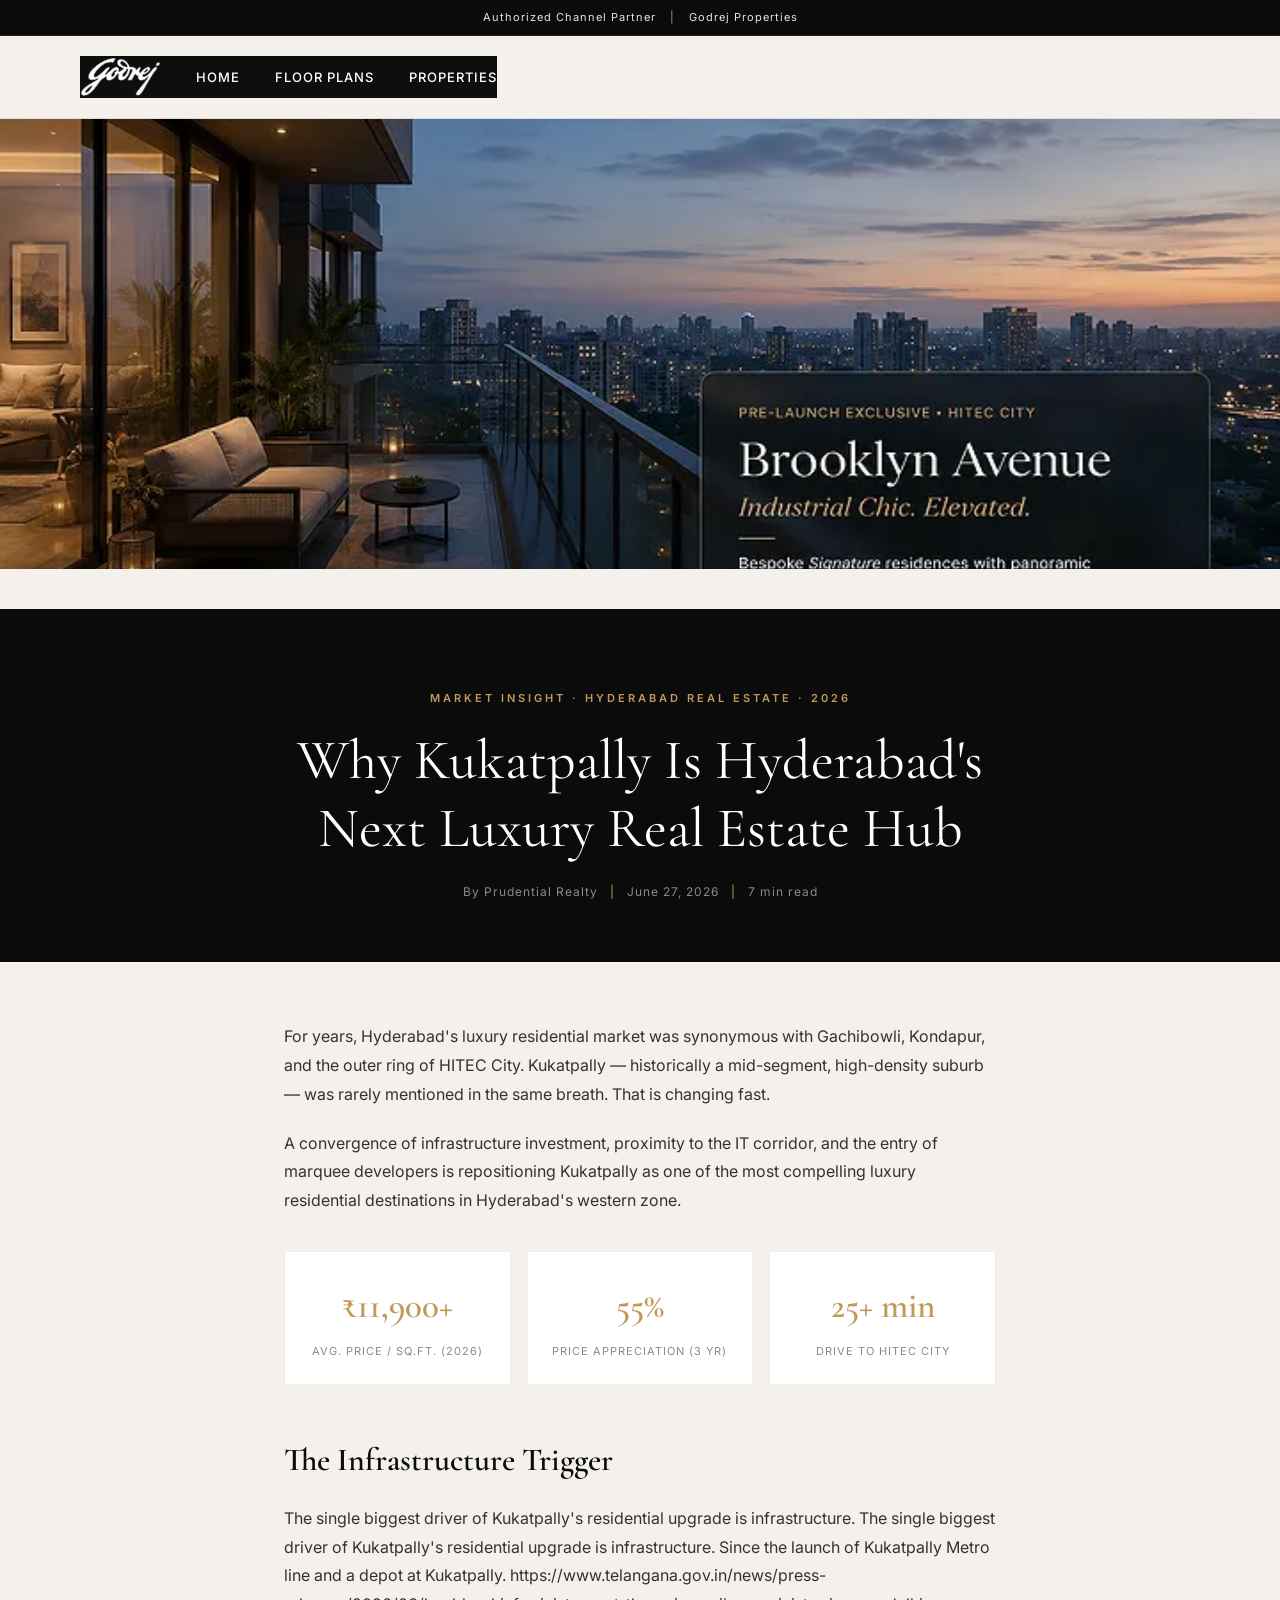
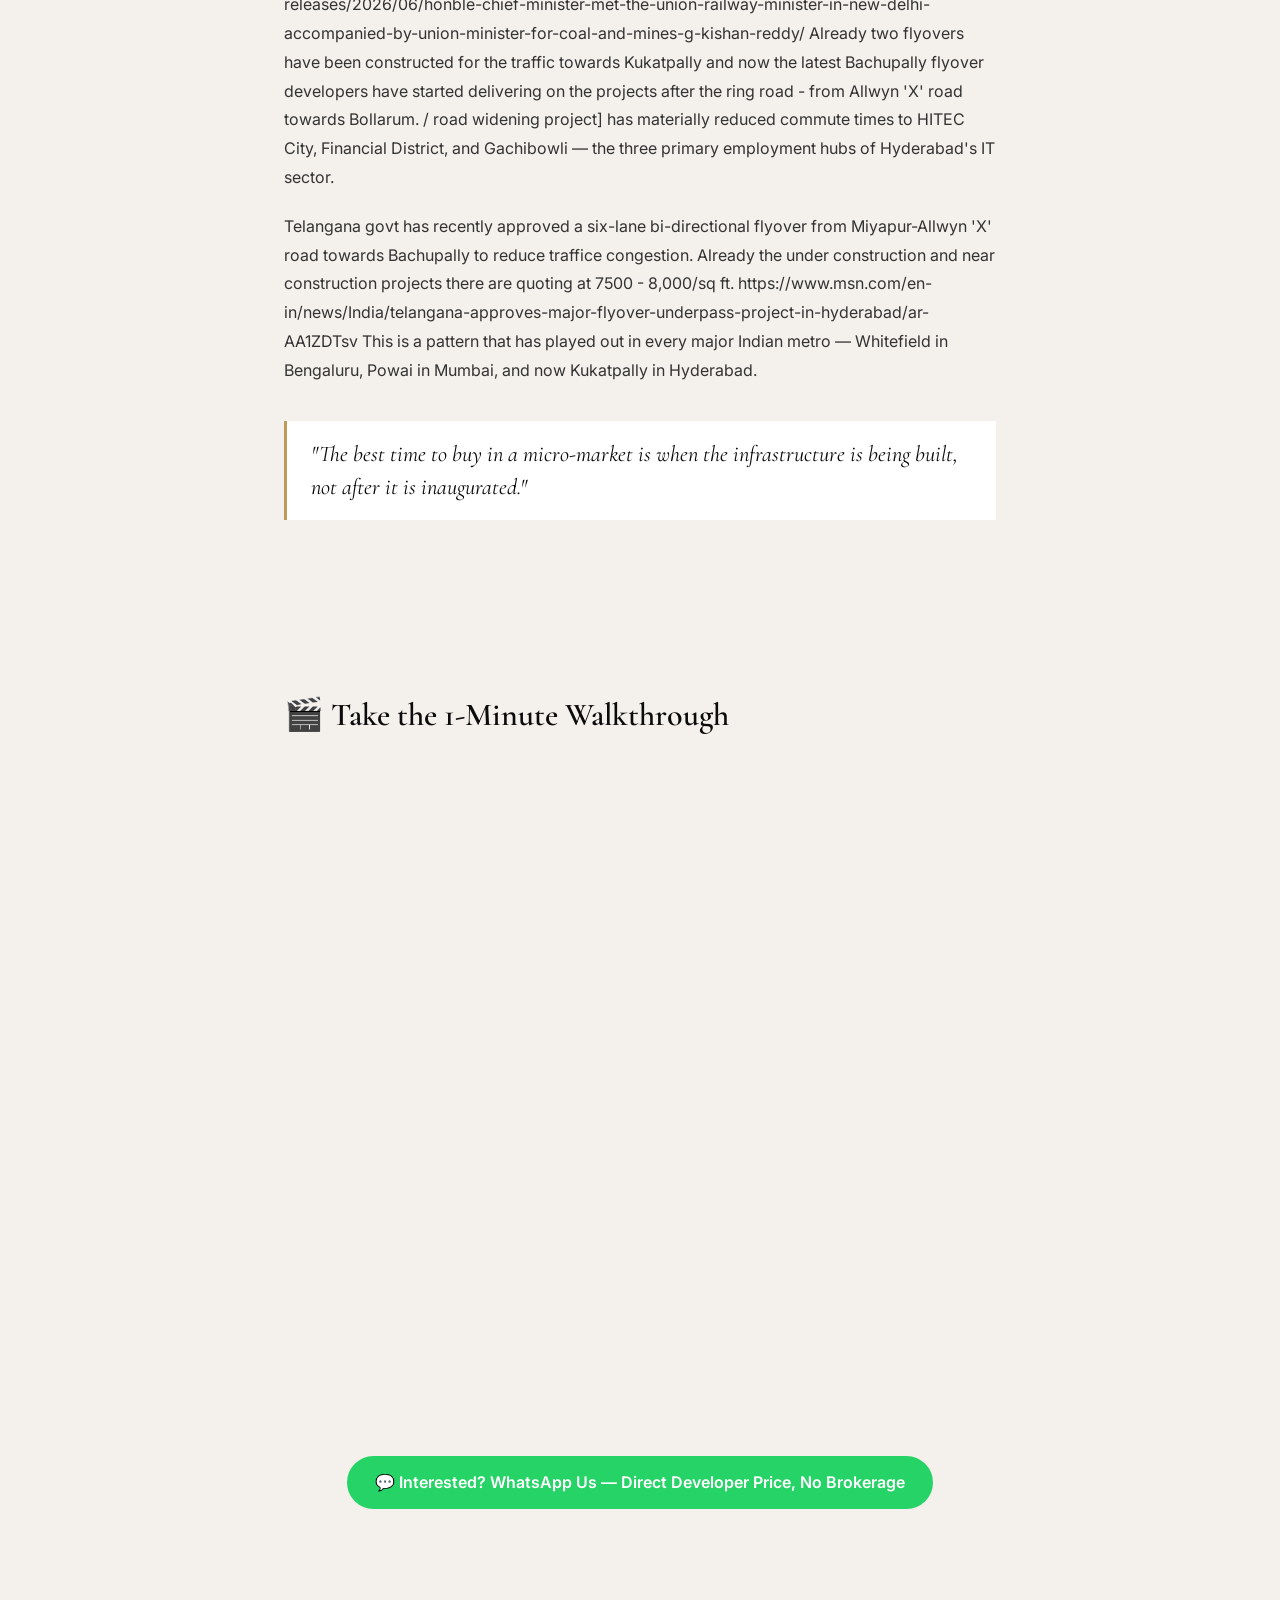
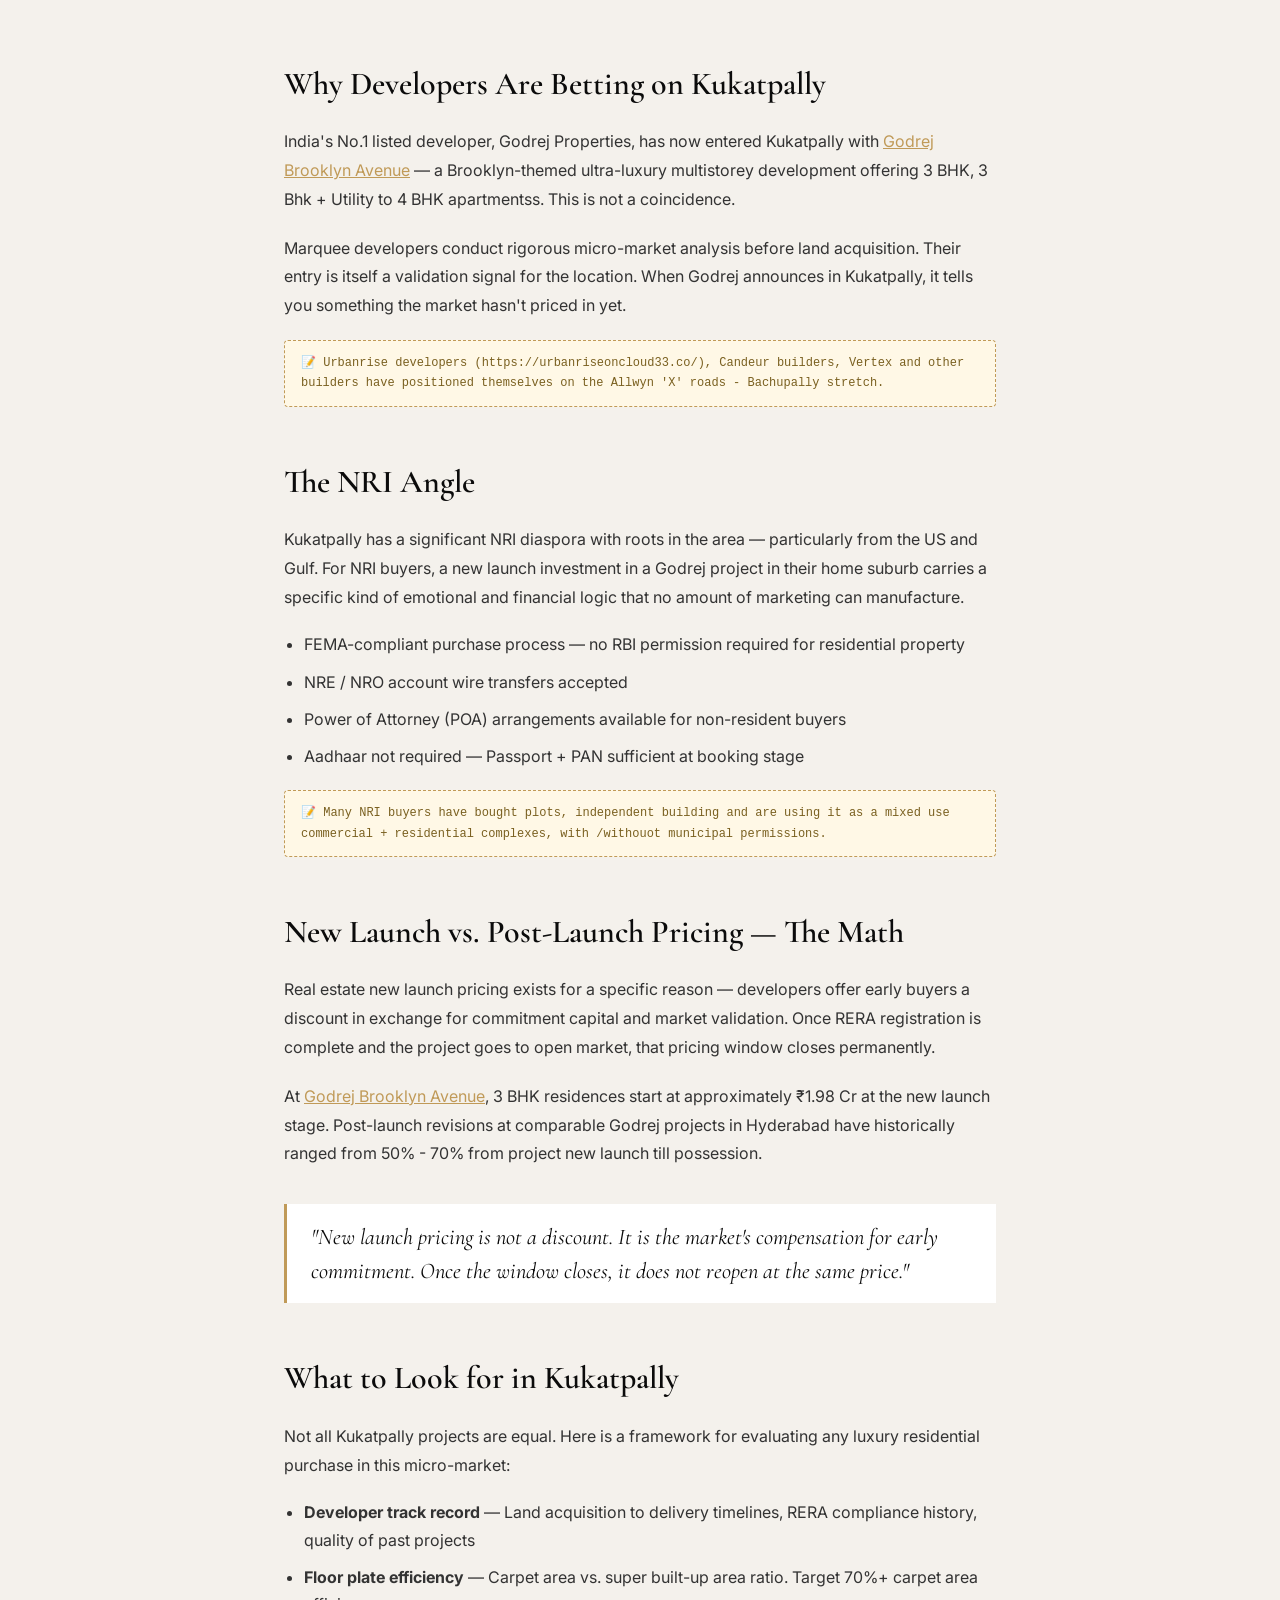
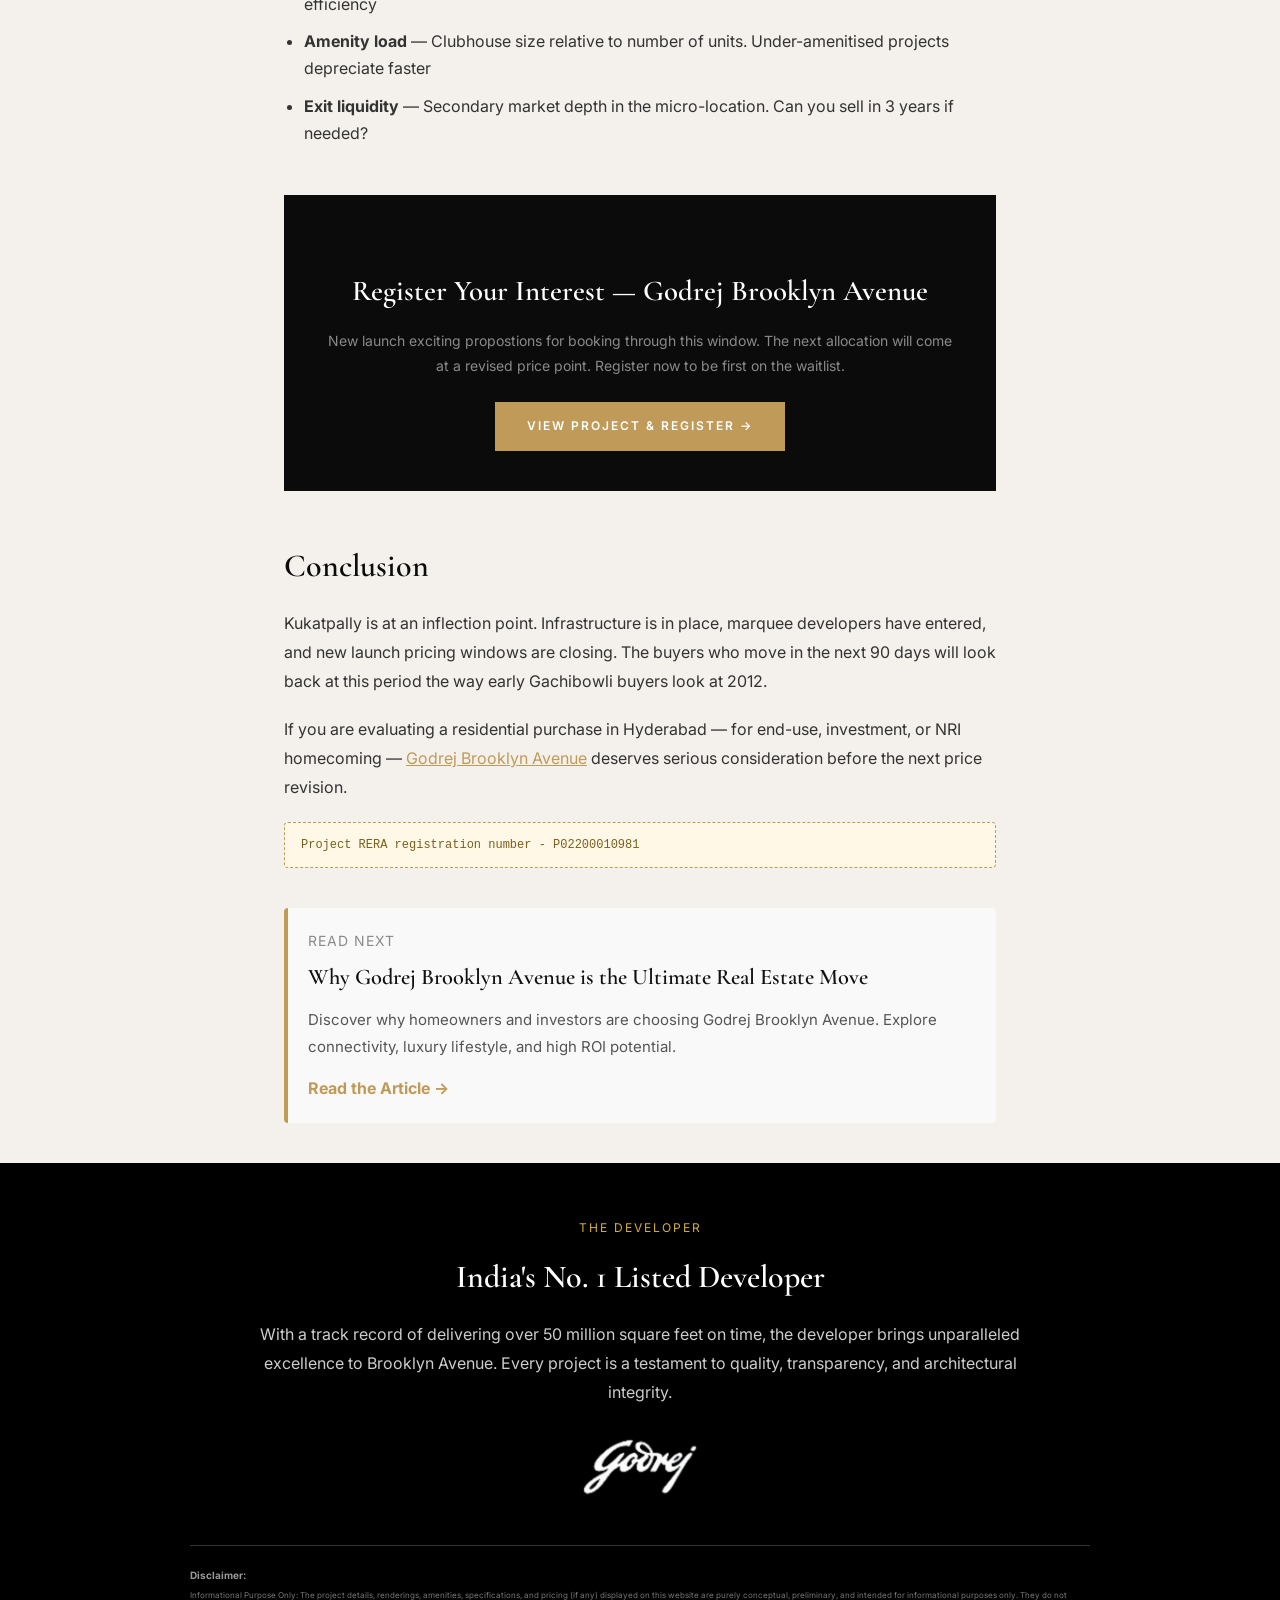
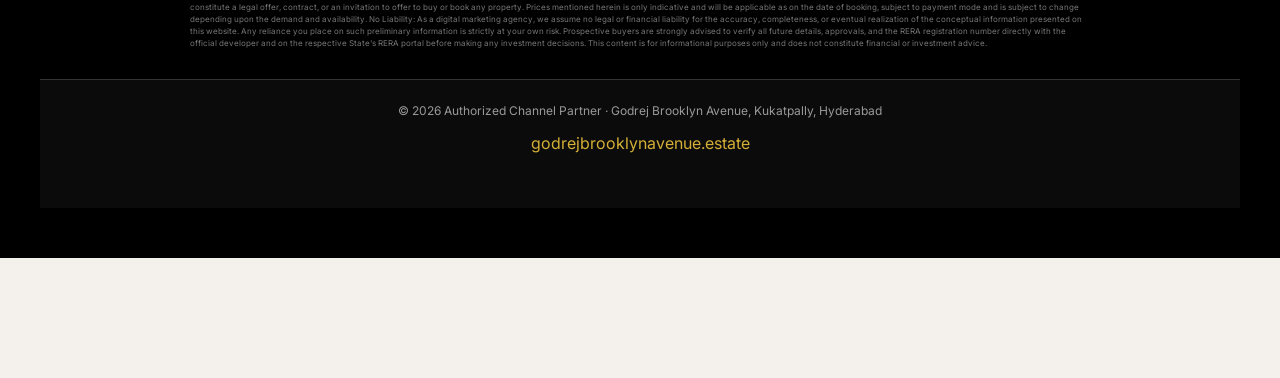
<file: blog-kukatpally-luxury-real-estate.html>
<!DOCTYPE html>
<html lang="en">
<head>
  <meta charset="UTF-8">
  <meta name="viewport" content="width=device-width, initial-scale=1.0">
  <title>Why Kukatpally is Hyderabad's Next Luxury Real Estate Hub | Godrej Brooklyn Avenue</title>
  <meta name="description" content="Kukatpally is emerging as Hyderabad's premium residential corridor. Infrastructure upgrades, HITEC City proximity, and new launch projects like Godrej Brooklyn Avenue are driving demand.">
  <meta property="og:title" content="Why Kukatpally is Hyderabad's Next Luxury Real Estate Hub">
  <meta property="og:description" content="Infrastructure, connectivity, and new launch pricing — why serious buyers are looking at Kukatpally in 2026.">
  <meta property="og:url" content="https://godrejbrooklynavenue.estate/blog-kukatpally-luxury-real-estate.html">
  <meta property="og:type" content="article">
  <link rel="canonical" href="https://godrejbrooklynavenue.estate/blog-kukatpally-luxury-real-estate.html">

  <script type="application/ld+json">
  {
    "@context": "https://schema.org",
    "@type": "BlogPosting",
    "headline": "Why Kukatpally is Hyderabad's Next Luxury Real Estate Hub",
    "description": "Kukatpally is emerging as Hyderabad's premium residential corridor. Infrastructure upgrades, HITEC City proximity, and new launch projects like Godrej Brooklyn Avenue are driving demand.",
    "url": "https://godrejbrooklynavenue.estate/blog-kukatpally-luxury-real-estate.html",
    "datePublished": "2026-06-27",
    "dateModified": "2026-06-27",
    "author": {
      "@type": "Organization",
      "name": "Prudential Realty",
      "url": "https://godrejbrooklynavenue.estate"
    },
    "publisher": {
      "@type": "Organization",
      "name": "Prudential Realty",
      "url": "https://godrejbrooklynavenue.estate"
    },
    "mainEntityOfPage": {
      "@type": "WebPage",
      "@id": "https://godrejbrooklynavenue.estate/blog-kukatpally-luxury-real-estate.html"
    },
    "keywords": ["Kukatpally real estate", "Godrej Brooklyn Avenue", "luxury apartments Hyderabad", "NRI investment Hyderabad", "new-launch apartments Kukatpally"]
  }
  </script>

  <link rel="preconnect" href="https://fonts.googleapis.com">
  <link rel="preconnect" href="https://fonts.gstatic.com" crossorigin>
  <link href="https://fonts.googleapis.com/css2?family=Cormorant+Garamond:ital,wght@0,400;0,600;1,400&family=Inter:wght@400;500;600&display=swap" rel="stylesheet">
  <link rel="stylesheet" href="public/css/styles.css">
  <style>
    :root {
      --onyx: #0B0B0B;
      --cashmere: #F4F1EC;
      --brass: #C09A58;
      --brass-light: #D4B483;
      --platinum: #E5E4E2;
      --muted: #8A8A8A;
    }

    *, *::before, *::after { box-sizing: border-box; margin: 0; padding: 0; }
    html { scroll-behavior: smooth; }

    body {
      font-family: 'Inter', sans-serif;
      background: var(--cashmere);
      color: var(--onyx);
      line-height: 1.7;
    }

    /* HEADER */
    header {
      position: sticky; top: 0;
      background: rgba(244,241,236,0.95);
      backdrop-filter: blur(10px);
      border-bottom: 1px solid #dcdcdc;
      z-index: 1000;
      padding: 20px 40px;
    }
    
    .back-link {
      font-size: 12px; font-weight: 500;
      letter-spacing: 1px; text-transform: uppercase;
      text-decoration: none; color: var(--muted);
      border-bottom: 1px solid var(--muted);
      padding-bottom: 2px;
      transition: color 0.3s;
    }
    .back-link:hover { color: var(--brass); border-color: var(--brass); }

    /* HERO */
    .blog-hero {
      background: var(--onyx);
      padding: 80px 40px 60px;
      text-align: center;
    }
    .blog-hero .eyebrow {
      font-size: 11px; letter-spacing: 3px;
      text-transform: uppercase; color: var(--brass);
      font-weight: 600; display: block; margin-bottom: 20px;
    }
    .blog-hero h1 {
      font-family: 'Cormorant Garamond', serif;
      font-size: clamp(2rem, 5vw, 3.5rem);
      color: #fff; font-weight: 400;
      max-width: 800px; margin: 0 auto 20px;
      line-height: 1.2;
    }
    .blog-hero .meta {
      font-size: 12px; color: var(--muted);
      letter-spacing: 1px;
    }
    .blog-hero .meta span { color: var(--brass); margin: 0 8px; }

    /* ARTICLE */
    .article-wrap {
      max-width: 760px;
      margin: 60px auto;
      padding: 0 24px;
    }

    .article-wrap h2 {
      font-family: 'Cormorant Garamond', serif;
      font-size: 2rem; font-weight: 600;
      margin: 48px 0 16px;
      color: var(--onyx);
    }

    .article-wrap h3 {
      font-family: 'Cormorant Garamond', serif;
      font-size: 1.4rem; font-weight: 600;
      margin: 32px 0 12px;
      color: var(--onyx);
    }

    .article-wrap p {
      font-size: 1rem; color: #333;
      margin-bottom: 20px; line-height: 1.8;
    }

    .article-wrap ul {
      margin: 0 0 20px 20px;
    }
    .article-wrap ul li {
      font-size: 1rem; color: #333;
      margin-bottom: 10px; line-height: 1.7;
    }

    /* PULL QUOTE */
    .pull-quote {
      border-left: 3px solid var(--brass);
      padding: 16px 24px;
      margin: 36px 0;
      background: #fff;
    }
    .pull-quote p {
      font-family: 'Cormorant Garamond', serif;
      font-size: 1.4rem; font-style: italic;
      color: var(--onyx); margin: 0;
      line-height: 1.5;
    }

    /* STAT BOX */
    .stat-grid {
      display: grid;
      grid-template-columns: repeat(3, 1fr);
      gap: 16px;
      margin: 36px 0;
    }
    .stat-box {
      background: #fff;
      border: 1px solid #eee;
      padding: 24px 16px;
      text-align: center;
    }
    .stat-box .num {
      font-family: 'Cormorant Garamond', serif;
      font-size: 2.2rem; color: var(--brass);
      display: block; font-weight: 600;
    }
    .stat-box .label {
      font-size: 11px; color: var(--muted);
      text-transform: uppercase; letter-spacing: 1px;
      display: block; margin-top: 6px;
    }

    /* PLACEHOLDER NOTE */
    .placeholder {
      background: #fff8e6;
      border: 1px dashed var(--brass);
      border-radius: 4px;
      padding: 12px 16px;
      font-size: 12px;
      color: #7a6020;
      margin: 16px 0;
      font-family: monospace;
    }

    /* CTA BOX */
    .cta-box {
      background: var(--onyx);
      padding: 40px;
      text-align: center;
      margin: 48px 0;
    }
    .cta-box h3 {
      font-family: 'Cormorant Garamond', serif;
      font-size: 1.8rem; color: #fff;
      margin-bottom: 12px;
    }
    .cta-box p {
      color: var(--muted); font-size: 14px;
      margin-bottom: 24px;
    }
    .btn-brass {
      display: inline-block;
      background: var(--brass);
      color: #fff;
      text-decoration: none;
      padding: 14px 32px;
      font-size: 12px;
      font-weight: 600;
      letter-spacing: 2px;
      text-transform: uppercase;
      transition: background 0.3s;
    }
    .btn-brass:hover { background: var(--brass-light); }

    /* FOOTER */
    footer {
      background: var(--onyx);
      color: var(--muted);
      text-align: center;
      padding: 30px 20px;
      font-size: 12px;
    }
    footer a { color: var(--brass); text-decoration: none; }

    @media (max-width: 600px) {
      .stat-grid { grid-template-columns: 1fr; }
      .blog-hero { padding: 50px 20px 40px; }
      header { padding: 16px 20px; }
    }
  </style>
</head>
<body>

    <div class="top-bar">
        Authorized Channel Partner <span>|</span> Godrej Properties
    </div>

    <header class="dark-header">
        <div class="container header-content">

            <button class="hamburger" id="hamburger">
                ☰
            </button>

           <!-- Logo / Home -->
            <nav>
            <a href="./index.html">
                <img src="public/icons/logo.png" alt="Home" />
            </a>
                   <ul>
                    <li><a href="index.html">Home</a></li>
                    <li><a href="floor-plans.html">Floor Plans</a></li>
                    <li><a href="property-detail.html">Properties</a></li>
                </ul>
            </nav>
        </div>
    </header>

    <!-- BLOG HERO -->
    <!-- 1. HERO IMAGE SECTION (Place this at the very top of your blog post) -->
    <div style="width: 100vw; position: relative; left: 50%; right: 50%; margin-left: -50vw; margin-right: -50vw; height: 450px; overflow: hidden; margin-bottom: 40px;">
        <!-- Replace the src URL below with your actual hero image URL -->
        <img src="public/images/GodrejBrooklynAvenue_3BhkGrand.webp" alt="Godrej Brooklyn Avenue Hero Image" style="width: 100%; height: 100%; object-fit: cover; display: block;">
    </div>
    <div class="blog-hero">
        <span class="eyebrow">Market Insight · Hyderabad Real Estate · 2026</span>
        <h1>Why Kukatpally Is Hyderabad's Next Luxury Real Estate Hub</h1>
        <p class="meta">
            By Prudential Realty
            <span>|</span>
            June 27, 2026
            <span>|</span>
            7 min read
        </p>
    </div>

    <!-- ARTICLE BODY -->
    <div class="article-wrap">

        <p>For years, Hyderabad's luxury residential market was synonymous with Gachibowli, Kondapur, and the outer ring of HITEC City. Kukatpally — historically a mid-segment, high-density suburb — was rarely mentioned in the same breath. That is changing fast.</p>

        <p>A convergence of infrastructure investment, proximity to the IT corridor, and the entry of marquee developers is repositioning Kukatpally as one of the most compelling luxury residential destinations in Hyderabad's western zone.</p>

        <!-- Placeholder <div class="placeholder">📝 Add your own market data here: recent registration stats, price per sq.ft. trends, or HMDA approval numbers for Kukatpally</div> -->
        <!-- STAT GRID -->
        <div class="stat-grid">
            <div class="stat-box">
                <span class="num">₹11,900+</span>
                <span class="label">Avg. Price / Sq.Ft. (2026)</span>
            </div>
            <div class="stat-box">
                <span class="num">55%</span>
                <span class="label">Price Appreciation (3 Yr)</span>
            </div>
            <div class="stat-box">
                <span class="num">25+ min </span>
                <span class="label">Drive to HITEC City</span>
            </div>
        </div>

        <!-- Placeholder <div class="placeholder">📝 PLACEHOLDER — Replace stats above with verified IGRS / PropEquity / NoBroker data before publishing</div> -->

        <h2>The Infrastructure Trigger</h2>

        <p>
            The single biggest driver of Kukatpally's residential upgrade is infrastructure. The single biggest driver of Kukatpally's residential upgrade is infrastructure. Since the launch of Kukatpally Metro line and a depot at Kukatpally. https://www.telangana.gov.in/news/press-releases/2026/06/honble-chief-minister-met-the-union-railway-minister-in-new-delhi-accompanied-by-union-minister-for-coal-and-mines-g-kishan-reddy/
            Already two flyovers have been constructed for the traffic towards Kukatpally and now the latest Bachupally flyover developers have started delivering on the projects after the ring road - from Allwyn 'X' road towards Bollarum. / road widening project] has materially reduced commute times to HITEC City, Financial District, and Gachibowli — the three primary employment hubs of Hyderabad's IT sector.
        </p>

        <p>Telangana govt has recently approved a six-lane bi-directional flyover from Miyapur-Allwyn 'X' road towards Bachupally to reduce traffice congestion. Already the under construction and near construction projects there are quoting at 7500 - 8,000/sq ft. https://www.msn.com/en-in/news/India/telangana-approves-major-flyover-underpass-project-in-hyderabad/ar-AA1ZDTsv This is a pattern that has played out in every major Indian metro — Whitefield in Bengaluru, Powai in Mumbai, and now Kukatpally in Hyderabad.</p>


        <div class="pull-quote">
            <p>"The best time to buy in a micro-market is when the infrastructure is being built, not after it is inaugurated."</p>
        </div>
        <!-- Video Walkthrough Embed -->
<section class="blog-video" style="margin: 40px 0;">
  <h2 style="font-family: 'Cormorant Garamond', serif; font-size: 2rem; margin-bottom: 15px;">🎬 Take the 1-Minute Walkthrough</h2>
  <div style="max-width: 380px; margin: 0 auto;">
    <iframe src="https://www.youtube.com/embed/p7n9QqaO3h4"
            title="Godrej Brooklyn Avenue Walkthrough"
            loading="lazy"
            allowfullscreen
            style="width: 100%; aspect-ratio: 9/16; border: 0; border-radius: 8px;"></iframe>
  </div>
  <p style="text-align: center; margin-top: 15px;">
    <a href="https://wa.me/919908622295?text=Hi%2C%20I%27m%20interested%20in%20Godrej%20Brooklyn%20Avenue."
       target="_blank" rel="noopener"
       style="display: inline-block; background: #25D366; color: #fff; padding: 12px 28px; border-radius: 30px; text-decoration: none; font-weight: 600;">
      💬 Interested? WhatsApp Us — Direct Developer Price, No Brokerage
    </a>
  </p>
</section>

        <h2>Why Developers Are Betting on Kukatpally</h2>

        <p>India's No.1 listed developer, Godrej Properties, has now entered Kukatpally with <a href="index.html" style="color: var(--brass);">Godrej Brooklyn Avenue</a> — a Brooklyn-themed ultra-luxury multistorey development offering 3 BHK, 3 Bhk + Utility to 4 BHK apartmentss. This is not a coincidence.</p>

        <p>Marquee developers conduct rigorous micro-market analysis before land acquisition. Their entry is itself a validation signal for the location. When Godrej announces in Kukatpally, it tells you something the market hasn't priced in yet.</p>

        <div class="placeholder">📝 Urbanrise developers (https://urbanriseoncloud33.co/), Candeur builders, Vertex and other builders have positioned themselves on the Allwyn 'X' roads - Bachupally stretch. </div>

        <h2>The NRI Angle</h2>

        <p>Kukatpally has a significant NRI diaspora with roots in the area — particularly from the US and Gulf. For NRI buyers, a new launch investment in a Godrej project in their home suburb carries a specific kind of emotional and financial logic that no amount of marketing can manufacture.</p>

        <ul>
            <li>FEMA-compliant purchase process — no RBI permission required for residential property</li>
            <li>NRE / NRO account wire transfers accepted</li>
            <li>Power of Attorney (POA) arrangements available for non-resident buyers</li>
            <li>Aadhaar not required — Passport + PAN sufficient at booking stage</li>
        </ul>

        <div class="placeholder">📝 Many NRI buyers have bought plots, independent building and are using it as a mixed use commercial + residential complexes, with /withouot municipal permissions.</div>

        <h2>New Launch vs. Post-Launch Pricing — The Math</h2>

        <p>Real estate new launch pricing exists for a specific reason — developers offer early buyers a discount in exchange for commitment capital and market validation. Once RERA registration is complete and the project goes to open market, that pricing window closes permanently.</p>

        <p>At <a href="index.html" style="color: var(--brass);">Godrej Brooklyn Avenue</a>, 3 BHK residences start at approximately ₹1.98 Cr at the new launch stage. Post-launch revisions at comparable Godrej projects in Hyderabad have historically ranged from 50% - 70% from project new launch till possession.</p>

        <div class="pull-quote">
            <p>"New launch pricing is not a discount. It is the market's compensation for early commitment. Once the window closes, it does not reopen at the same price."</p>
        </div>

        <h2>What to Look for in Kukatpally</h2>

        <p>Not all Kukatpally projects are equal. Here is a framework for evaluating any luxury residential purchase in this micro-market:</p>

        <ul>
            <li><strong>Developer track record</strong> — Land acquisition to delivery timelines, RERA compliance history, quality of past projects</li>
            <li><strong>Floor plate efficiency</strong> — Carpet area vs. super built-up area ratio. Target 70%+ carpet area efficiency</li>
            <li><strong>Amenity load</strong> — Clubhouse size relative to number of units. Under-amenitised projects depreciate faster</li>
            <li><strong>Exit liquidity</strong> — Secondary market depth in the micro-location. Can you sell in 3 years if needed?</li>
            </ul>

        <!-- CTA BOX -->
        <div class="cta-box">
            <h3>Register Your Interest — Godrej Brooklyn Avenue</h3>
            <p>New launch exciting propostions for booking through this window. The next allocation will come at a revised price point. Register now to be first on the waitlist.</p>
            <a href="index.html" class="btn-brass">View Project & Register →</a>
        </div>

        <h2>Conclusion</h2>

        <p>Kukatpally is at an inflection point. Infrastructure is in place, marquee developers have entered, and new launch pricing windows are closing. The buyers who move in the next 90 days will look back at this period the way early Gachibowli buyers look at 2012.</p>

        <p>If you are evaluating a residential purchase in Hyderabad — for end-use, investment, or NRI homecoming — <a href="index.html" style="color: var(--brass);">Godrej Brooklyn Avenue</a> deserves serious consideration before the next price revision.</p>

        <div class="placeholder"> Project RERA registration number - P02200010981</div>
        <!-- Related Post Box -->
        <div style="background-color: #f9f9f9; border-left: 4px solid var(--brass, #d4af37); padding: 20px; margin-top: 40px; margin-bottom: 40px; border-radius: 4px;">
            <p style="margin: 0; font-size: 14px; color: var(--muted, #777); text-transform: uppercase; letter-spacing: 1px;">Read Next</p>
            <h3 style="margin: 5px 0 10px 0; color: var(--dark, #111);">Why Godrej Brooklyn Avenue is the Ultimate Real Estate Move</h3>
            <p style="margin: 0 0 15px 0; font-size: 15px; color: #555;">Discover why homeowners and investors are choosing Godrej Brooklyn Avenue. Explore connectivity, luxury lifestyle, and high ROI potential.</p>
            <a href="blog-why-invest-brooklyn-avenue.html" style="color: var(--brass, #d4af37); font-weight: bold; text-decoration: none;">Read the Article &rarr;</a>
        </div>
        <!-- 2. DEVELOPER & DISCLAIMER SECTION (Place this at the very bottom of your blog post) -->
        <section style="width: 100vw; position: relative; left: 50%; right: 50%; margin-left: -50vw; margin-right: -50vw; max-width: 100vw; background-color: #000000; padding: 50px 20px; box-sizing: border-box; margin-top: 40px;">

            <!-- Inner container to keep text readable and centered on large screens -->
            <div style="max-width: 1200px; margin: 0 auto; text-align: center;">

                <span style="color: #d4af37; letter-spacing: 2px; text-transform: uppercase; font-size: 12px;">The Developer</span>
                <h2 style="color: #ffffff; margin-top: 10px;">India's No. 1 Listed Developer</h2>
                <p style="color: #cccccc; max-width: 800px; margin: 0 auto 30px auto;">With a track record of delivering over 50 million square feet on time, the developer brings unparalleled excellence to Brooklyn Avenue. Every project is a testament to quality, transparency, and architectural integrity.</p>

                <span class="dev-logo-placeholder" style="display: inline-block; margin-bottom: 40px;">
                    <img src="public/icons/logo.png" alt="Godrej Properties Logo" style="max-height: 60px; width: auto;">
                </span>

                <!-- Disclaimer Block -->
                <div style="max-width: 900px; margin: 0 auto; text-align: left; border-top: 1px solid #333; padding-top: 20px;">
                    <p style="font-size: 10px; color: #999999; margin-bottom: 5px;">
                        <strong>Disclaimer:</strong>
                    </p>
                    <p style="font-size: 8px; color: #777777; line-height: 1.5;">
                        Informational Purpose Only: The project details, renderings, amenities, specifications, and pricing (if any) displayed on this website are purely conceptual, preliminary, and intended for informational purposes only. They do not constitute a legal offer, contract, or an invitation to offer to buy or book any property. Prices mentioned herein is only indicative and will be applicable as on the date of booking, subject to payment mode and is subject to change depending upon the demand and availability. No Liability: As a digital marketing agency, we assume no legal or financial liability for the accuracy, completeness, or eventual realization of the conceptual information presented on this website. Any reliance you place on such preliminary information is strictly at your own risk. Prospective buyers are strongly advised to verify all future details, approvals, and the RERA registration number directly with the official developer and on the respective State's RERA portal before making any investment decisions. This content is for informational purposes only and does not constitute financial or investment advice.
                    </p>
                </div>

                <!-- Footer -->
                <footer style="margin-top: 30px; border-top: 1px solid #333; padding-top: 20px;">
                    <p style="color: #999999; font-size: 12px; margin: 0;">© 2026 Authorized Channel Partner · Godrej Brooklyn Avenue, Kukatpally, Hyderabad</p>
                    <p style="margin-top: 8px;"><a href="index.html" style="color: #d4af37; text-decoration: none;">godrejbrooklynavenue.estate</a></p>
                </footer>

            </div>
        </section>

</body>
</html>
</file>
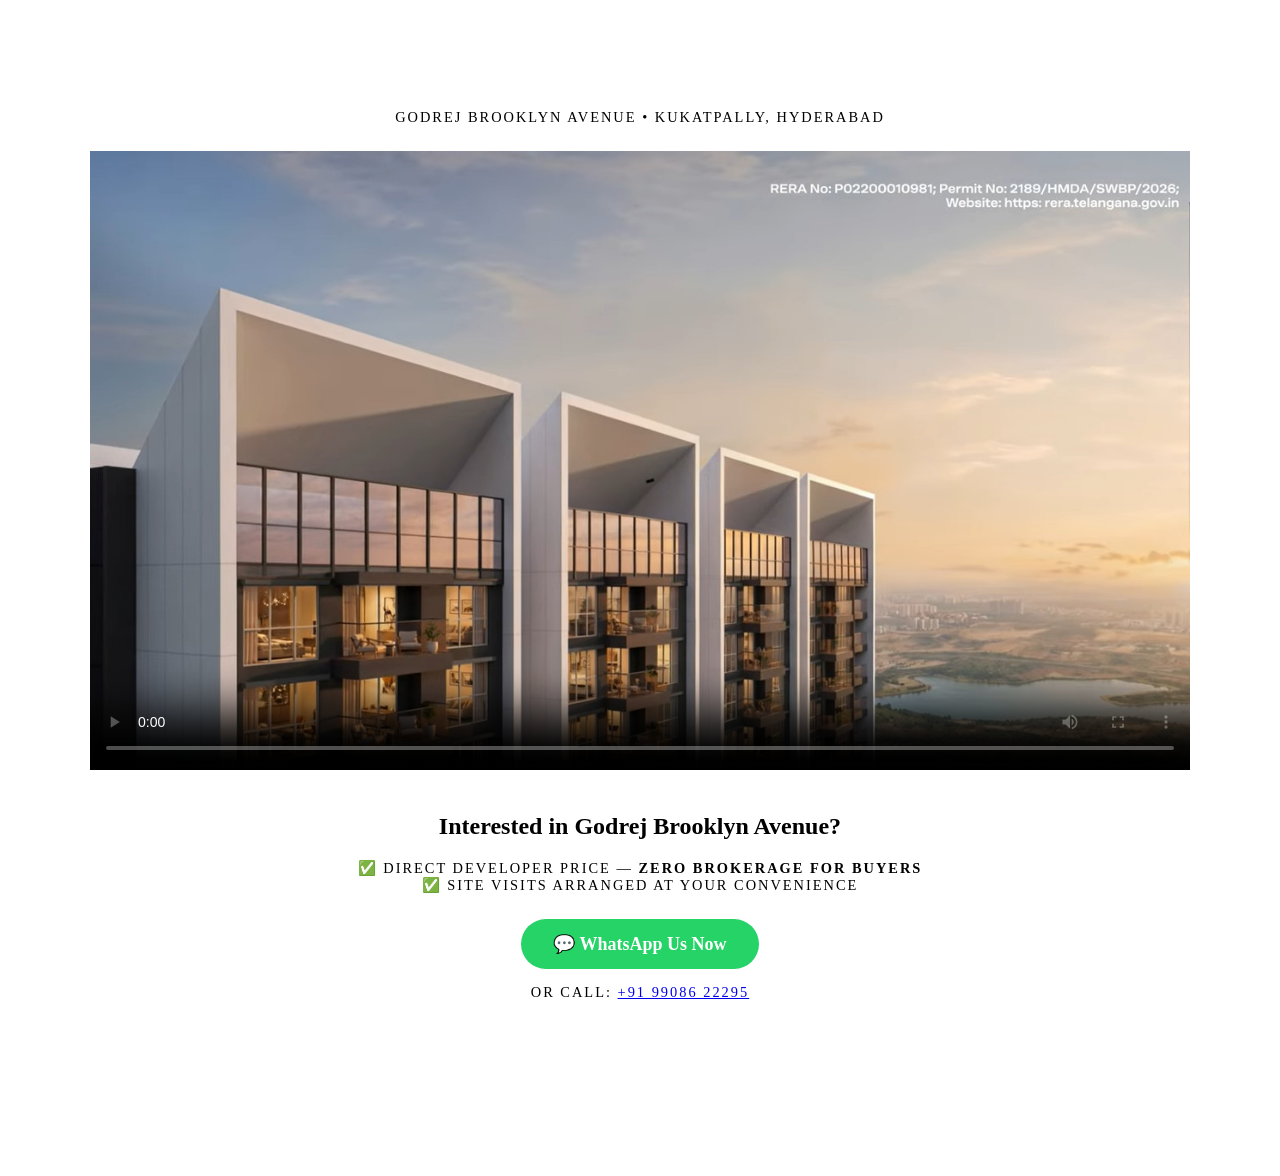
<file: walkthrough.html>
<!DOCTYPE html>
<html lang="en">
<head>
    <meta charset="UTF-8">
    <meta name="viewport" content="width=device-width, initial-scale=1.0">
    <title>Godrej Brooklyn Avenue | Project Walkthrough Video</title>
    <meta name="description" content="Watch the exclusive walkthrough of Godrej Brooklyn Avenue, Kukatpally, Hyderabad. 3 & 4 BHK premium residences.">
    <style>
        body { background: var(--onyx); }
        .video-cta { text-align: center; padding: 24px 16px; }
            .whatsapp-btn {
            display: inline-block;
            background: #25D366;
            color: #fff;
            padding: 14px 32px;
            border-radius: 30px;
            font-size: 18px;
            font-weight: bold;
            text-decoration: none;
            }
.whatsapp-btn:hover { background: #1eb957; }

        .video-stage {
            min-height: 100vh;
            display: flex;
            flex-direction: column;
            align-items: center;
            justify-content: center;
            padding: 20px;
        }
        .video-stage h1 { color: #fff; margin-bottom: 8px; font-size: 2rem; }
        .video-stage p  { color: var(--brass-light); margin-bottom: 25px;
                          font-size: 0.9rem; letter-spacing: 2px; text-transform: uppercase; }
        .video-wrapper {
            width: 100%;
            max-width: 1100px;
            aspect-ratio: 16 / 9;
            background: #000;
        }
        .video-wrapper video { width: 100%; height: 100%; object-fit: contain; }
        .back-link {
            margin-top: 25px;
            color: #fff; text-decoration: none; font-size: 13px;
            letter-spacing: 1px; text-transform: uppercase;
        }
        .back-link:hover { color: var(--brass); }
    </style>
    <script type="application/ld+json">
{
  "@context": "https://schema.org",
  "@type": "VideoObject",
  "name": "Godrej Brooklyn Avenue - Project Walkthrough",
  "description": "Join us for an exclusive walkthrough of Godrej Brooklyn Avenue, premium 3 & 4 BHK residences in Kukatpally, Hyderabad. Explore the clubhouse, amenities, apartment layouts and the neighbourhood in this narrated project tour.",
  "thumbnailUrl": "https://godrejbrooklynavenue.estate/public/images/thumbnail.jpg",
  "uploadDate": "2026-09-20T09:00:00+05:30",
  "embedUrl": "https://www.youtube.com/embed/p7n9QqaO3h4"
  "duration": "PT1M9S",
  "contentUrl": "https://godrejbrooklynavenue.estate/public/videos/walkthrough.mp4",
  "publisher": {
    "@type": "Organization",
    "name": "Godrej Brooklyn Avenue",
    "logo": {
      "@type": "ImageObject",
      "url": "https://godrejbrooklynavenue.estate/public/icons/logo1.webp"
    }
  }
}
</script>

</head>
<body>
    <div class="video-stage">
        <h1>Project Walkthrough</h1>
        <p>Godrej Brooklyn Avenue • Kukatpally, Hyderabad</p>
        <div class="video-wrapper">
    <video controls playsinline preload="metadata"
           poster="public/images/thumbnail.jpg">
        <source src="public/videos/walkthrough.mp4" type="video/mp4">
        Your browser does not support video playback.
    </video>
</div>
<section class="video-cta">
  <h2>Interested in Godrej Brooklyn Avenue?</h2>
  <p>✅ Direct developer price — <strong>zero brokerage for buyers</strong><br>
     ✅ Site visits arranged at your convenience</p>
  <a href="https://wa.me/919908622295?text=Hi%2C%20I%27m%20interested%20in20Godrej%20Brooklyn%20Avenue.%20Please%20share%20details."
     class="whatsapp-btn" target="_blank" rel="noopener">
    💬 WhatsApp Us Now
  </a>
  <p class="fallback">Or call: <a href="tel:+919908622295">+91 99086 22295</a></p>
</section>

<p style="text-align:center; margin-top:15px;">
    <a href="https://youtube.com/watch?v=p7n9QqaO3h4" target="_blank" rel="noopener"
       class="back-link" style="text-decoration:none;">
        ▶ Watch on YouTube
    </a>
</p>
        <a href="javascript:history.back()" class="back-link">← Back to previous page</a>
    </div>
</body>
</html>
</file>
<file: public/css/styles.css>
:root {
            --onyx: #0B0B0B;
            --cashmere: #F4F1EC;
            --brass: #C09A58;
            --brass-light: #D4B483;
            --platinum: #E5E4E2;
            --muted: #8A8A8A;
        }

        *, *::before, *::after {
            margin: 0;
            padding: 0;
            box-sizing: border-box;
}
        html {
            scroll-behavior: smooth;
        }

        body {
            font-family: 'Inter', sans-serif;
            background-color: var(--cashmere);
            color: var(--onyx);
            line-height: 1.6;
            padding-top: 0px; /* Space for sticky header */
            padding-bottom: 60px; /* Space for sticky action bar */
            scroll-padding-bottom: 60px; /* Ensures anchor links don't get hidden behind the action bar */
        }

        h1, h2, h3, h4 {
            font-family: 'Cormorant Garamond', serif;
            font-weight: 400;
        }

        .container {
            max-width: 1400px;
            margin: 0 auto;
            padding: 0 40px;
        }

        /* --- Top Bar --- */
        .top-bar {
            background: var(--onyx);
            color: var(--platinum);
            padding: 8px 0;
            font-size: 11px;
            letter-spacing: 1px;
            text-align: center;
            border-bottom: 1px solid #222;
        }

            .top-bar span {
                color: var(--brass);
                margin: 0 10px;
            }

        /* --- Header --- */
        header {
            position: sticky;
            top: 0;
            width: 100%;
            background: rgba(244, 241, 236, 0.95);
            backdrop-filter: blur(10px);
            border-bottom: 1px solid #dcdcdc;
            z-index: 1000;
            padding: 20px 0;
        }

        .header-content {
            display: flex;
            align-items: center;
            justify-content: space-between;
            position: relative;
            max-width: 1300px; /* Widened to fit all items */
            margin: 0 auto;
            padding: 0 40px;
            flex-wrap: nowrap; /* Forces logo, nav, and button on the exact same line */
        }
        .hamburger {
            display: none;
            background: none;
            border: none;
            font-size: 2rem;
            cursor: pointer;
            color: var(--onyx);
        }

        .logo {
            font-family: 'Cormorant Garamond', serif;
            font-size: 24px;
            font-weight: 700;
            text-decoration: none;
            color: var(--onyx);
            height: 40px;
        }

            .logo span {
                color: var(--brass);
            }

        nav {
            display: flex;
            align-items: center;
            gap: 35px;
        }

        nav img {
            height: 42px;
            display: block;
        }

        nav ul {
            list-style: none;
            display: flex;
            gap: 35px;
        }

        nav a {
            text-decoration: none;
            color: var(--onyx);
            font-size: 13px;
            font-weight: 500;
            letter-spacing: 1px;
            text-transform: uppercase;
            transition: color 0.3s;
        }

            nav a:hover {
                color: var(--brass);
            }
                    /* --- BLOG DROPDOWN --- */
        nav li {
            position: relative;
        }

        nav ul ul {
            display: none;
            flex-direction: column;
            gap: 10px;
            position: absolute;
            top: 100%;
            left: 0;
            background: var(--onyx);
            padding: 15px 20px;
            border-radius: 8px;
            box-shadow: 0 4px 12px rgba(0,0,0,0.3);
            min-width: 240px;
            border: 1px solid #333;
        }

        nav li:hover > ul {
            display: flex;
        }

        nav ul ul a {
            white-space: nowrap;
            color: #b87333 !important;
        }

        nav ul ul a:hover {
            color: var(--brass-light) !important;
        }

        .btn {
            display: inline-block;
            padding: 12px 28px;
            font-size: 12px;
            font-weight: 600;
            letter-spacing: 2px;
            text-transform: uppercase;
            text-decoration: none;
            border: 1px solid var(--onyx);
            transition: all 0.3s ease;
            cursor: pointer;
            text-align: center;
        }

        .btn-brass {
            background: var(--brass);
            border-color: var(--brass);
            color: #fff;
        }

            .btn-brass:hover {
                background: transparent;
                color: var(--brass);
            }

        .btn-outline-light {
            border-color: #fff;
            color: #fff;
            background: rgba(255,255,255,0.1);
            backdrop-filter: blur(4px);
        }

            .btn-outline-light:hover {
                background: #fff;
                color: var(--onyx);
            }

        .btn-outline-dark {
            border-color: var(--onyx);
            color: var(--onyx);
            background: transparent;
        }

            .btn-outline-dark:hover {
                background: var(--onyx);
                color: #fff;
            }

        /* --- Cinematic Video Hero --- */
        .hero {
            position: relative;
            height: 90vh;
            min-height: 600px;
            display: flex;
            align-items: flex-end;
            overflow: hidden;
            background: var(--onyx);
        }

        .hero-video {
            position: absolute;
            top: 0;
            left: 0;
            width: 100%;
            height: 100%;
            object-fit: cover;
            z-index: 1;
            opacity: 0.8;
        }
        .hero-play {
            position: absolute;
            top: 50%;
            left: 50%;
            transform: translate(-50%, -50%);
            z-index: 3;
            width: 70px;
            height: 70px;
            border-radius: 50%;
            background: rgba(192, 154, 88, 0.85); /* brass */
            border: 1px solid rgba(255,255,255,0.4);
            display: flex;
            align-items: center;
            justify-content: center;
            color: #fff;
            transition: all 0.3s ease;
            box-shadow: 0 8px 30px rgba(0,0,0,0.4);
        }

.hero-play:hover {
    background: var(--brass);
    transform: translate(-50%, -50%) scale(1.1);
}


        .hero-overlay {
            position: absolute;
            top: 0;
            left: 0;
            width: 100%;
            height: 100%;
            background: linear-gradient(to top, rgba(11,11,11,0.98) 0%, rgba(11,11,11,0.0) 25%), linear-gradient(to left, rgba(11,11,11,0.98) 0%, rgba(11,11,11,0.0) 35%);
            z-index: 2;
        }

        /* --- Glassmorphism Hero Card (The Actionable Threshold) --- */
        .hero-card {
            position: absolute; 
            z-index: 3;
            background: rgba(11, 11, 11, 0.40);
            backdrop-filter: blur(8px);
            border: 1px solid rgba(255,255,255,0.12);
            padding: 20px 24px; 
            right: 20px; 
            bottom: 20px; 
            max-width: 400px; 
            box-shadow: 0 12px 35px rgba(0,0,0,0.24);
        }

            .hero-card .small-caps {
                font-size: 11px;
                letter-spacing: 3px; 
                text-transform: uppercase;
                color: var(--brass);
                font-weight: 600;
                display: block;
                margin-bottom: 15px;
                padding-right: 4px; 
            }

            .hero-card h1 {
                font-size: clamp(2.2rem, 5vw, 3.5rem);
                line-height: 1;
                color: #fff;
                margin-bottom: 12px;
            }

                .hero-card h1 span {
                    display: block;
                    font-style: italic;
                    color: var(--brass-light);
                    font-size: 1.6rem; 
                }

            .hero-card p {
                color: #ddd;
                font-size: 0.95rem;
                margin-bottom: 20px;
                font-weight: 300;
            }

        .hero-segmented-cta {
            display: flex;
            gap: 15px;
            flex-wrap: wrap;
        }

        /* --- Live Market Toasts --- */
        .toast-container {
            position: fixed;
            bottom: 80px;
            left: 20px;
            z-index: 999;
            width: 300px;
        }

        .toast {
            background: rgba(255, 255, 255, 0.95);
            backdrop-filter: blur(10px);
            border-left: 4px solid var(--brass);
            padding: 15px;
            box-shadow: 0 10px 30px rgba(0,0,0,0.1);
            margin-bottom: 10px;
            display: flex;
            align-items: center;
            gap: 15px;
            opacity: 0;
            transform: translateY(20px);
            transition: all 0.5s ease;
        }

            .toast.show {
                opacity: 1;
                transform: translateY(0);
            }

            .toast img {
                width: 40px;
                height: 40px;
                border-radius: 50%;
                object-fit: cover;
            }

        .toast-content h5 {
            font-size: 13px;
            font-weight: 600;
            color: var(--onyx);
        }

        .toast-content p {
            font-size: 11px;
            color: var(--muted);
            margin-top: 2px;
        }

        /* --- Intent Tiles --- */
        .intent-strip {
            background: #fff;
            padding: 0;
            border-bottom: 1px solid #eee;
        }

        .intent-grid {
            display: grid;
            grid-template-columns: repeat(4, 1fr);
        }

        .intent-tile {
            padding: 40px 20px;
            text-align: center;
            border-right: 1px solid #eee;
            transition: all 0.3s;
            cursor: pointer;
            text-decoration: none;
            color: var(--onyx);
            overflow: hidden;
            position: relative;
        }

            .intent-tile:last-child {
                border-right: none;
            }

            .intent-tile:hover {
                background: var(--cashmere);
            }

                .intent-tile:hover h4 {
                    color: var(--brass);
                }

            .intent-tile h4 {
                font-size: 1.5rem;
                margin-bottom: 5px;
                transition: color 0.3s;
            }

            .intent-tile p {
                font-size: 0.8rem;
                color: var(--muted);
                text-transform: uppercase;
                letter-spacing: 1px;
            }

        /* --- Section Base --- */
        section {
            padding: 80px 0;
        }

        .section-header {
            text-align: center;
            margin-bottom: 60px;
        }

            .section-header h2 {
                font-size: 2.8rem;
                margin-bottom: 10px;
            }

        .small-caps-center {
            font-size: 11px;
            letter-spacing: 4px;
            text-transform: uppercase;
            color: var(--brass);
            font-weight: 600;
            display: block;
            margin-bottom: 10px;
        }

        /* --- Shop Window Inventory (Fast Cards) --- */
        .residences-grid {
            display: grid;
            grid-template-columns: repeat(4, 1fr);
            gap: 25px;
        }

        .residence-card {
            background: #fff;
            border: 1px solid #eee;
            transition: transform 0.3s, box-shadow 0.3s;
            text-decoration: none;
            color: var(--onyx);
            position: relative;
            overflow: hidden;
        }

            .residence-card:hover {
                transform: translateY(-8px);
                box-shadow: 0 20px 40px rgba(0,0,0,0.08);
            }

        .residence-img {
            height: 250px;
            width: 100%;
            object-fit: cover;
        }

        .scarcity-tag {
            position: absolute;
            top: 15px;
            right: 15px;
            z-index: 4; /*was 2*/
            background: rgba(0,0,0,0.7); /* was var(--onyx) or #c89b3c; */
            backdrop-filter: blur(6px);
            border: 1px solid rgba(255,255,255,0.25);
            color: #fff; /* var(--brass); */
            font-size: 11px;
            padding: 8px 14px; 
            font-weight: 600;
            border-radius: 30px;
            text-transform: uppercase;
            letter-spacing: 1px;
        }

        .residence-info {
            padding: 25px;
        }

            .residence-info h3 {
                font-size: 1.6rem;
                margin-bottom: 5px;
            }

            .residence-info .size {
                color: var(--brass);
                font-size: 0.9rem;
                font-weight: 600;
                margin-bottom: 15px;
                display: block;
            }

            .residence-info .view-link {
                font-size: 0.8rem;
                text-transform: uppercase;
                letter-spacing: 1px;
                border-bottom: 1px solid var(--onyx);
                padding-bottom: 2px;
            }

        /* --- Trust Strip --- */
        .trust-strip {
            background: var(--onyx);
            color: #fff;
            padding: 60px 0;
        }

        .trust-grid {
            display: grid;
            grid-template-columns: repeat(3, 1fr);
            gap: 40px;
            text-align: center;
        }

        .trust-item h4 {
            color: var(--brass);
            font-size: 1.8rem;
            margin-bottom: 10px;
        }

        .trust-item p {
            color: #bbb;
            font-size: 0.9rem;
        }

        /* --- NRI Preview --- */
        .nri-preview {
            background: #111;
            color: #fff;
        }

        .nri-grid {
            display: grid;
            grid-template-columns: 1fr 1fr;
            gap: 60px;
            align-items: center;
        }

        .nri-img {
            width: 100%;
            height: 500px;
            object-fit: cover;
            filter: grayscale(20%);
        }

        .nri-content h2 {
            font-size: clamp(2.2rem, 5vw, 3.5rem);
            margin-bottom: 20px;
        }

        .nri-content p {
            color: #ccc;
            margin-bottom: 30px;
        }

        /* --- Final CTA --- */
        .final-cta {
            background: var(--cashmere);
            text-align: center;
        }

            .final-cta h2 {
                font-size: clamp(2.2rem, 5vw, 3.5rem);
                margin-bottom: 15px;
            }

            .final-cta p {
                margin-bottom: 40px;
                color: var(--muted);
            }

        .inline-form {
            display: flex;
            flex: 1;
            gap: 15px;
            padding: 15px;
            border: none;
            justify-content: center;
            max-width: 600px;
            margin: 0 auto;
            background: rgba(255,255,255,0.96); /* to give visual style to the form */
            color: var(--onyx);
            font-family: 'Inter', sans-serif;
        }

            .inline-form input {
                padding: 15px;
                border: 1px solid #ccc;
                flex: 2;
                font-size: 14px;
                font-family: 'Inter', sans-serif;
            }

            .inline-form button {
                flex: 1;
                padding: 15px;
                border: none;
            }

        /* --- Sticky Action Bar (Mobile & Desktop) --- */
        .action-bar {
            position: fixed;
            bottom: 0;
            left: 0;
            width: 100%;
            background: rgba(11,11,11,0.98);
            backdrop-filter: blur(10px);
            z-index: 998;
            display: flex;
            justify-content: center;
            gap: 0;
            padding: 10px 20px;
            border-top: 1px solid #333;
        }

            .action-bar a {
                flex: 1;
                text-align: center;
                color: #fff;
                text-decoration: none;
                font-size: 12px;
                font-weight: 600;
                text-transform: uppercase;
                letter-spacing: 1px;
                padding: 12px;
                border-right: 1px solid #333;
                display: flex;
                align-items: center;
                justify-content: center;
                gap: 8px;
                transition: color 0.3s;
            }

                .action-bar a:last-child {
                    border-right: none;
                }

                .action-bar a:hover {
                    color: var(--brass);
                }

            .action-bar svg {
                width: 16px;
                height: 16px;
                fill: currentColor;
            }

                @media (max-width: 900px) {
            .hamburger {
                display: block;
                order: 2; /* Moves hamburger to the far right */
                margin-left: 15px; /* Space between CTA and hamburger */
            }

            /* Do NOT hide the button; just make it compact */
            .btn-brass {
                display: inline-block; 
                padding: 8px 16px;
                font-size: 11px;
                letter-spacing: 1px;
            }

            nav {
                display: none;
                width: 100%;
                position: absolute;
                top: 100%;
                left: 0;
                background: rgba(255,255,255,0.96);
                backdrop-filter: blur(12px);
                -webkit-backdrop-filter: blur(12px); /* Safari fix */
                padding: 20px;
                box-shadow: 0 10px 30px rgba(0,0,0,0.15);
            }

            nav.active {
                display: block;
            }

            nav ul {
                flex-direction: column;
                gap: 20px;
                align-items: center;
            }
            .hero-card {
                margin: 0 20px 30px 20px;
                padding: 24px;
            }

                .hero-card h1 {
                    font-size: 2.2rem;
                }

                    .hero-card h1 span {
                        font-size: 1.4rem;
                    }

            .intent-grid, .residences-grid, .trust-grid, .nri-grid {
                grid-template-columns: 1fr;
            }

            .intent-tile {
                border-right: none;
                border-bottom: 1px solid #eee;
            }

            nav {
                display: none;
            }

            .inline-form {
                flex-direction: column;
            }

            .toast-container {
                display: none;
            }
            /* Hide toasts on mobile to avoid clutter */
        }
        /* Modal Styles */
        .modal-overlay {
            display: none; /* Hidden by default */
            position: fixed;
            top: 0;
            left: 0;
            width: 100%;
            height: 100%;
            background: rgba(11, 11, 11, 0.85);
            backdrop-filter: blur(8px);
            z-index: 9999;
            justify-content: center;
            align-items: center;
        }

            .modal-overlay.active {
                display: flex;
            }

        .modal-content {
            background: var(--cashmere);
            padding: 50px;
            max-width: 500px;
            width: 90%;
            text-align: center;
            position: relative;
            box-shadow: 0 20px 60px rgba(0,0,0,0.3);
            animation: slideUp 0.4s ease;
        }

        @keyframes slideUp {
            from {
                transform: translateY(30px);
                opacity: 0;
            }

            to {
                transform: translateY(0);
                opacity: 1;
            }
        }

        .modal-close {
            position: absolute;
            top: 15px;
            right: 20px;
            font-size: 28px;
            cursor: pointer;
            color: var(--muted);
            transition: color 0.3s;
        }

            .modal-close:hover {
                color: var(--onyx);
            }

        .modal-cta-options {
            display: flex;
            flex-direction: column;
            margin-top: 25px;
        }

                <!-- Google Map -->

        <div class="location-map">

            <iframe
                src="YOUR_GOOGLE_EMBED_LINK"
                loading="lazy"
                allowfullscreen>
            </iframe>

        </div>

        <!-- Location Card -->

        <div class="location-card">

            <h3>Nearby Landmarks</h3>

            <div class="location-item">
                <span>💼</span>
                <div>
                    <strong>5–10 mins</strong>
                    <p>HITEC City</p>
                </div>
            </div>

            <div class="location-item">
                <span>🚇</span>
                <div>
                    <strong>8 mins</strong>
                    <p>Kukatpally Metro Station</p>
                </div>
            </div>

            <div class="location-item">
                <span>🏥</span>
                <div>
                    <strong>7 mins</strong>
                    <p>NextGen Hospitals</p>
                </div>
            </div>

            <div class="location-item">
                <span>🎓</span>
                <div>
                    <strong>4 mins</strong>
                    <p>Birla Open Minds School</p>
                </div>
            </div>

            <div class="location-item">
                <span>🛍️</span>
                <div>
                    <strong>6 mins</strong>
                    <p>Nexus Hyderabad Mall</p>
                </div>
            </div>

            <a href="location.html" class="btn btn-brass">
                View Detailed Location
            </a>

        </div>

    </div>

</section>

        /* --- INTERNAL PAGES DARK HEADER --- */
            header.dark-header {
                background: var(--onyx) !important;
                border-bottom: 1px solid #222 !important;
            }

            header.dark-header nav a {
                color: #fff !important;
            }

            header.dark-header nav a:hover {
                color: var(--brass) !important;
            }

            header.dark-header .hamburger {
                color: #fff !important;
            }
            header.dark-header nav {
        background: rgba(11, 11, 11, 0.98) !important;   /* Mobile menu dark background for blogs */
    }

            @media (max-width: 600px) {
                .scarcity-tag {
                    top: 10px;
                    right: 10px;
                    padding: 6px 12px;
                    font-size: 10px;
                }
                .logo {
                    height: 30px; /* slightly smaller on phones */
                }
                .hero-video { display: none; }
            }
</file>
